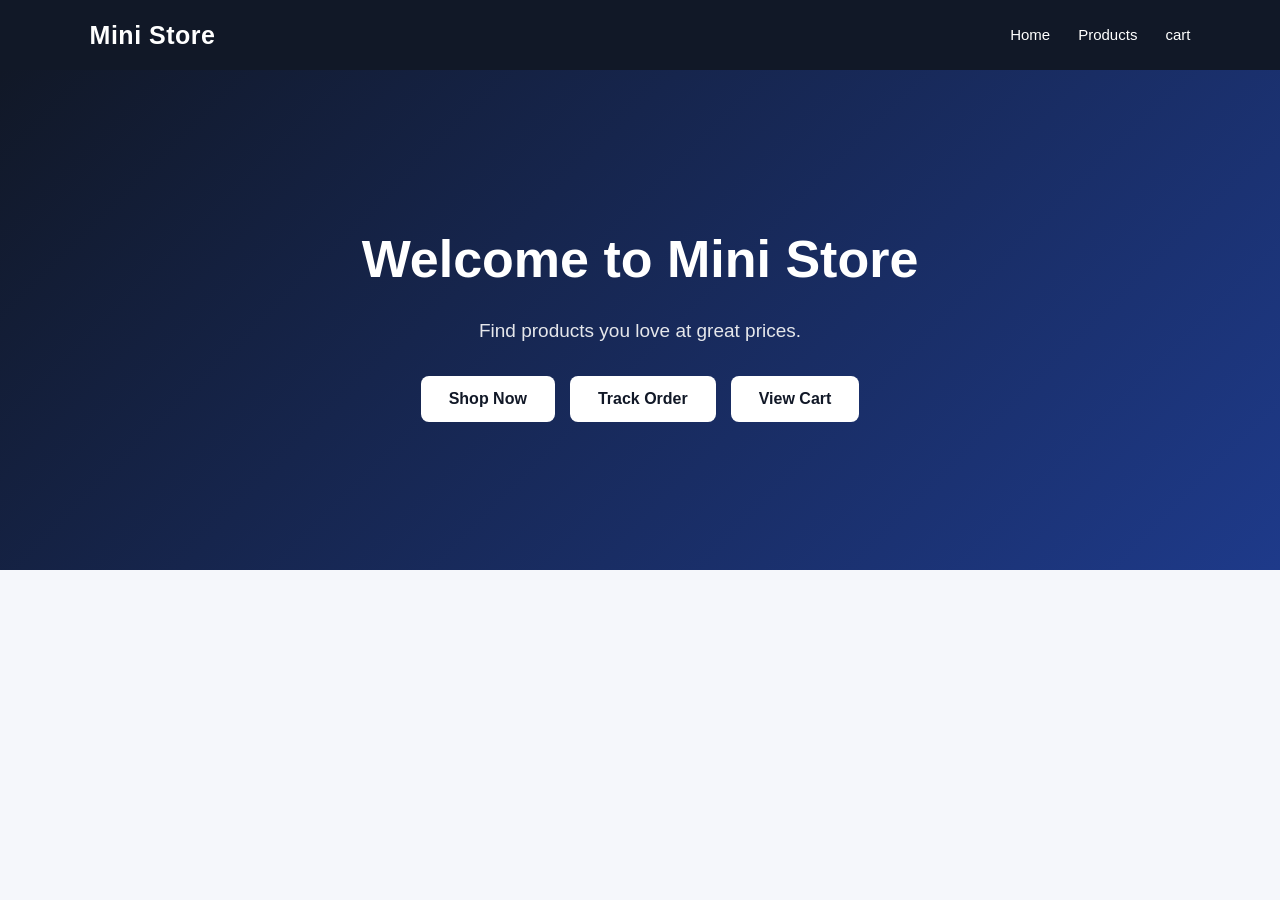
<file: frontend/index.html>
<!DOCTYPE html>
<html lang="en">
<head>
    <meta charset="UTF-8">
    <meta name="viewport" content="width=device-width, initial-scale=1.0">
    <title>MINI STORE</title>
    <link rel="stylesheet" href="css/style.css">
</head>
<body>
<nav>
    <div class="logo">Mini Store</div>

    <div class="nav-links">
        <a href="index.html">Home</a>
        <a href="products.html">Products</a>
        <a href="cart.html">cart</a>
        
    </div>
</nav>

<section class="hero">

    <h1>Welcome to Mini Store</h1>

    <p>Find products you love at great prices.</p>

    <div class="hero-buttons">

        <button onclick="window.location.href='products.html'">
            Shop Now
        </button>

        <button onclick="window.location.href='track-order.html'">
            Track Order
        </button>

        <button onclick="window.location.href='cart.html'">
            View Cart
        </button>

    </div>

</section>
</body>
</html>
</file>
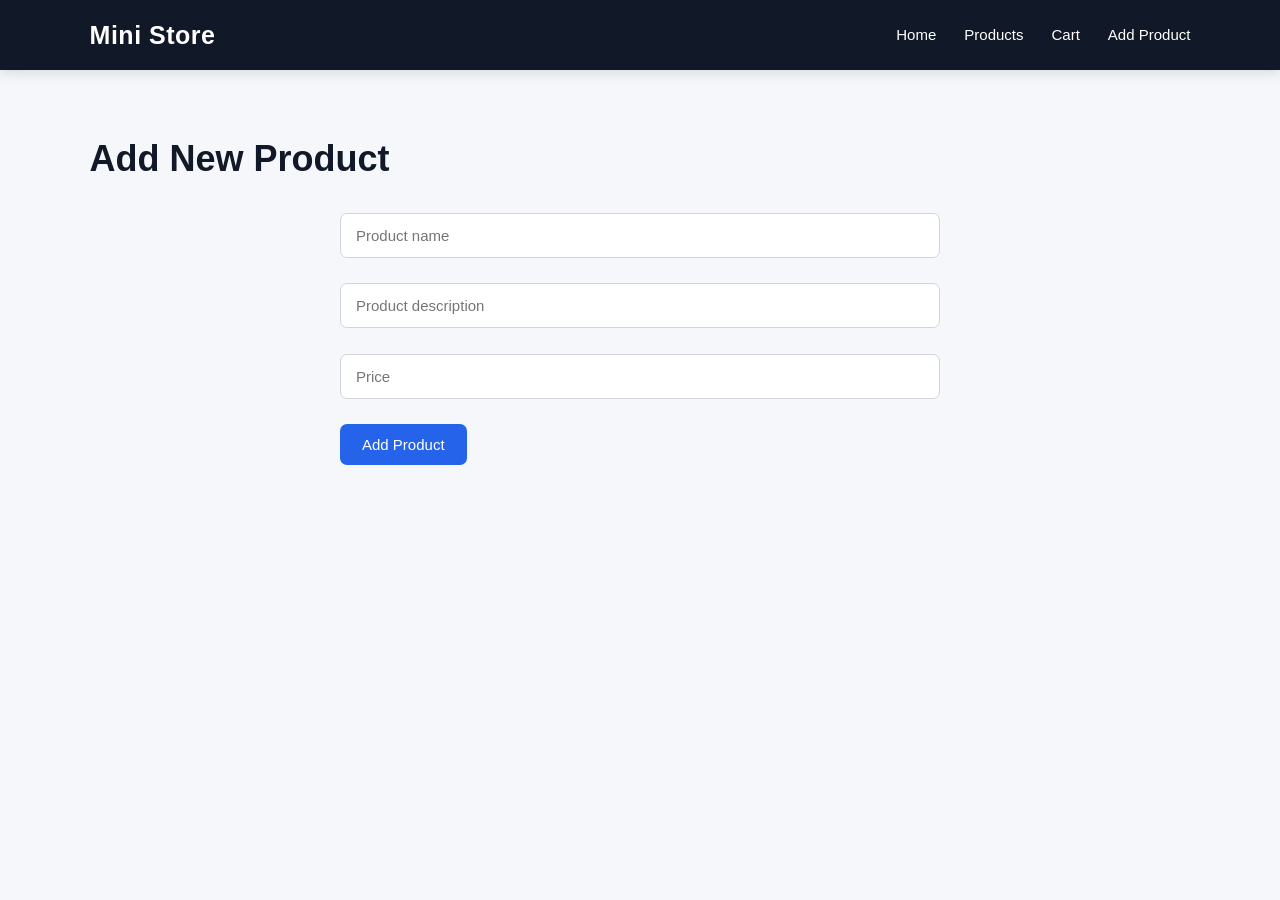
<file: frontend/add-product.html>
<!DOCTYPE html>
<html>

<head>
    <title>Add Product - Mini Store</title>
    <link rel="stylesheet" href="css/style.css">
</head>

<body>

    <nav>
        <div class="logo">Mini Store</div>

        <div class="nav-links">
            <a href="index.html">Home</a>
            <a href="products.html">Products</a>
            <a href="cart.html">Cart</a>
            <a href="add-product.html">Add Product</a>
        </div>
    </nav>

    <section class="products-section">

        <h1>Add New Product</h1>

        <form id="product-form">

            <input
                type="text"
                id="name"
                placeholder="Product name"
                required
            >

            <br><br>

            <input
                type="text"
                id="description"
                placeholder="Product description"
                required
            >

            <br><br>

            <input
                type="number"
                id="price"
                placeholder="Price"
                required
            >

            <br><br>

            <button type="submit">Add Product</button>

        </form>

        <p id="message"></p>

    </section>

    <script src="js/app.js"></script>

</body>

</html>
</file>
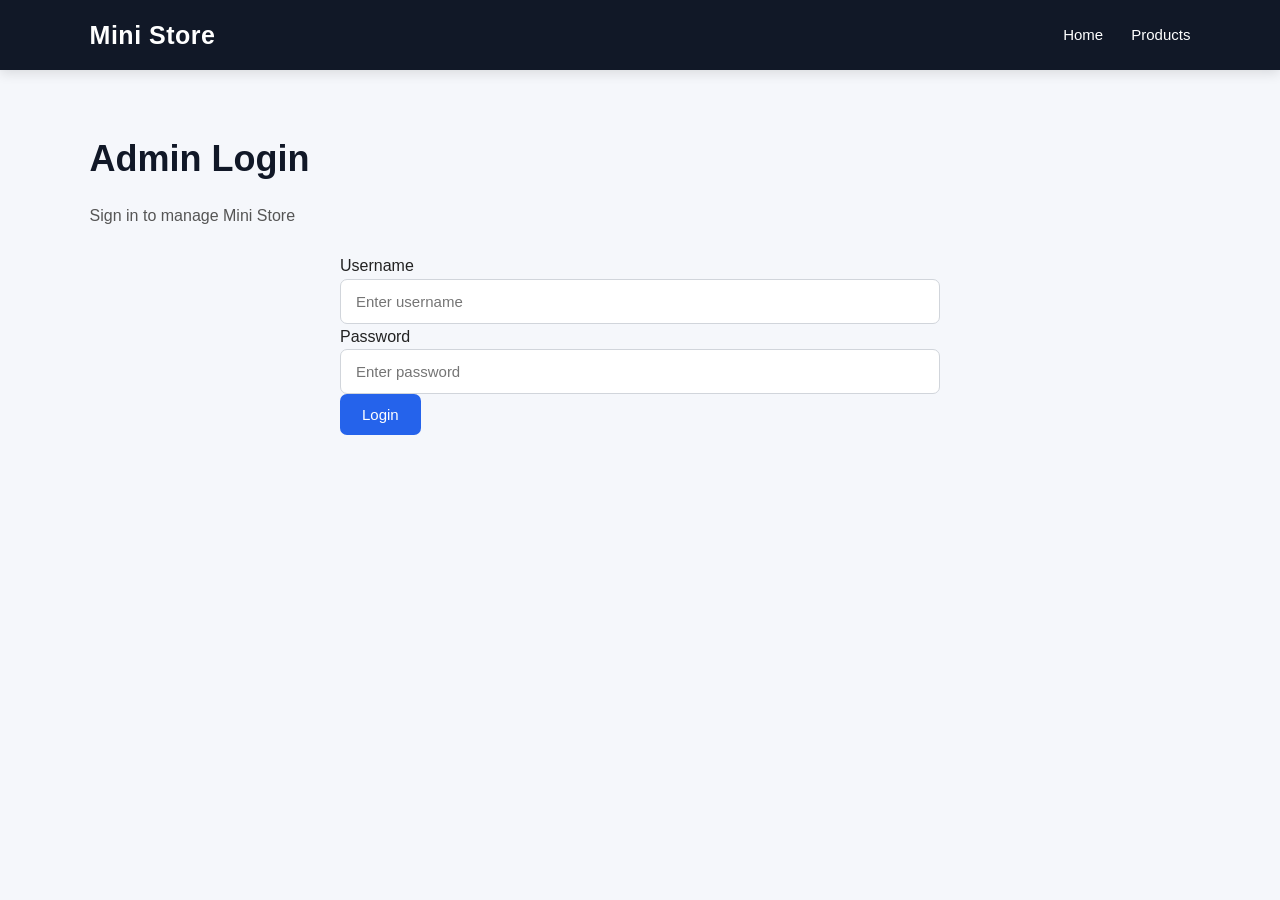
<file: frontend/admin-login.html>
<!DOCTYPE html>
<html>

<head>

    <title>Admin Login - Mini Store</title>

    <link
        rel="stylesheet"
        href="css/style.css"
    >

</head>

<body>

    <nav>

        <div class="logo">
            Mini Store
        </div>

        <div class="nav-links">

            <a href="index.html">
                Home
            </a>

            <a href="products.html">
                Products
            </a>

        </div>

    </nav>


    <section class="admin-login-section">

        <div class="admin-login-card">

            <h1>
                Admin Login
            </h1>

            <p>
                Sign in to manage Mini Store
            </p>


            <form id="admin-login-form">

                <label>
                    Username
                </label>

                <input
                    type="text"
                    id="admin-username"
                    placeholder="Enter username"
                    required
                >


                <label>
                    Password
                </label>

                <input
                    type="password"
                    id="admin-password"
                    placeholder="Enter password"
                    required
                >


                <button type="submit">
                    Login
                </button>

            </form>


            <p id="admin-login-message"></p>

        </div>

    </section>


    <script src="js/app.js"></script>

</body>

</html>
</file>
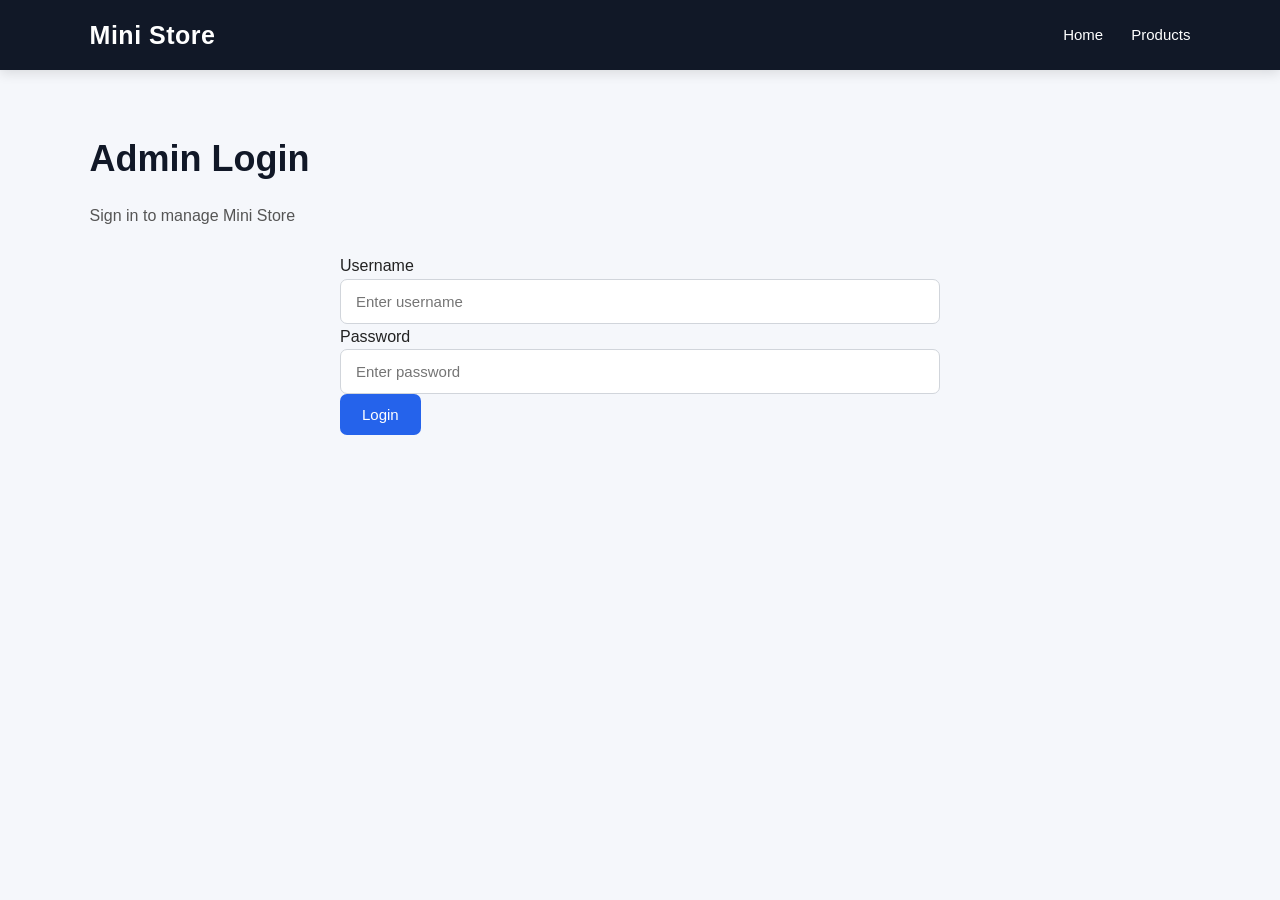
<file: frontend/admin-messages.html>
<!DOCTYPE html>
<html>

<head>
    <title>Customer Messages - Mini Store</title>
    <link rel="stylesheet" href="css/style.css">
</head>

<body>

    <script>

    const adminToken =
        localStorage.getItem("adminToken");

    if (!adminToken) {

        window.location.href =
            "admin-login.html";
    }

</script>

    <nav>

        <div class="logo">
            Mini Store Admin
        </div>

        <div class="nav-links">

            <a href="index.html">Store</a>

            <a href="products.html">Products</a>

            <a href="admin-orders.html">Orders</a>

            <a href="admin-messages.html">Messages</a>

        </div>

    </nav>

    <section class="admin-section">

        <div class="admin-header">

            <div>

                <h1>Customer Messages</h1>

                <p>
                    View messages and inquiries from your customers.
                </p>

            </div>

            <button onclick="loadCustomerMessages()">
                Refresh Messages
            </button>

        </div>

        <div id="messages-container">

            <p class="loading-orders">
                Loading customer messages...
            </p>

        </div>

    </section>

    <script src="js/app.js"></script>
    <script>
    loadCustomerMessages();
</script>

</body>

</html>
</file>
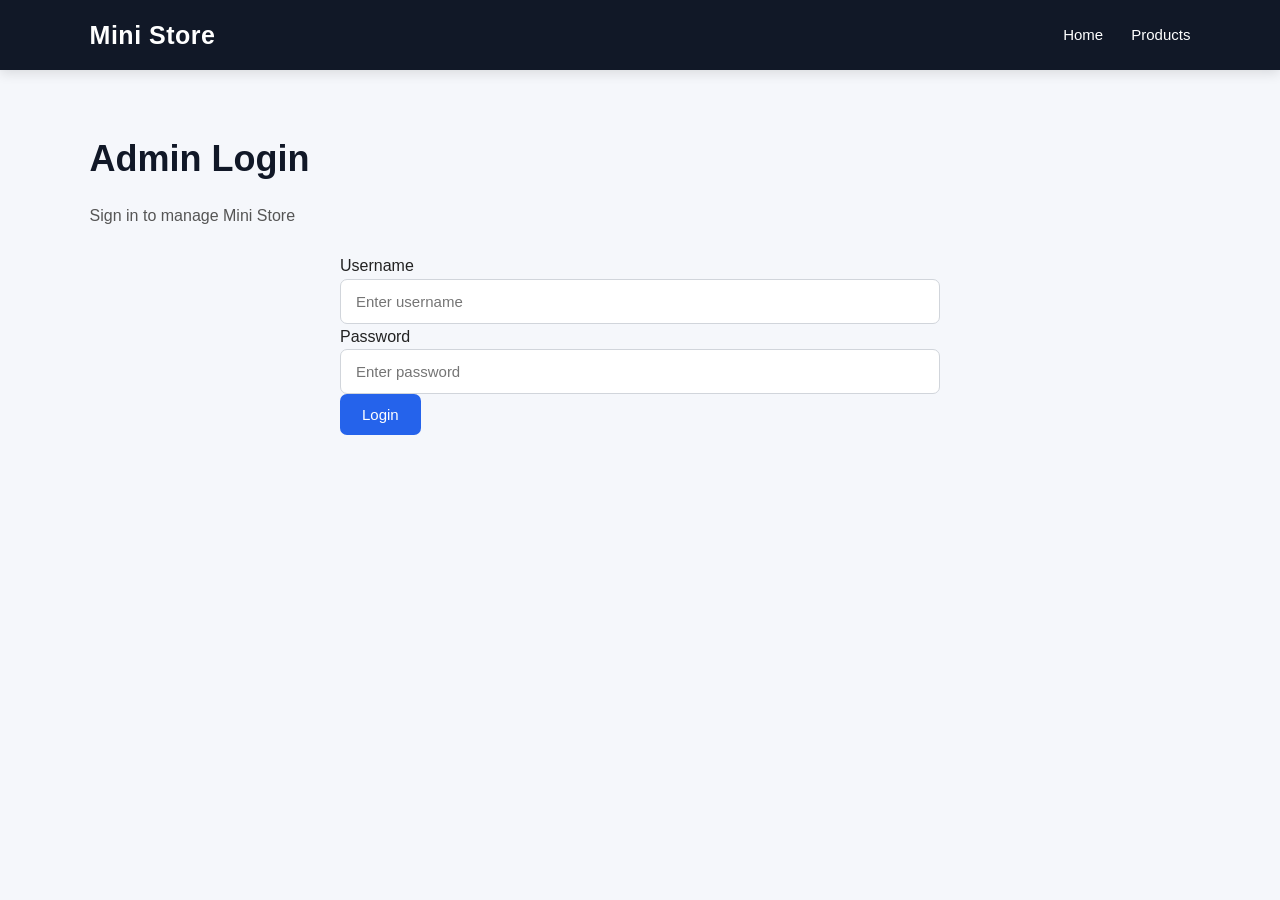
<file: frontend/admin-orders.html>
<!DOCTYPE html>
<html>

<head>
    <title>Admin Orders - Mini Store</title>
    <link rel="stylesheet" href="css/style.css">
</head>

<body>

    <script>

        const adminToken =
            localStorage.getItem("adminToken");

        if (!adminToken) {

            window.location.href =
                "admin-login.html";
        }

    </script>


    <nav>

        <div class="logo">
            Mini Store Admin
        </div>

        <div class="nav-links">

            <a href="index.html">Store</a>

            <a href="products.html">Products</a>

            <a href="admin-orders.html">Orders</a>

        </div>

    </nav>


    <section class="admin-section">

        <div class="admin-header">

            <div>

                <h1>
                    Orders Dashboard
                </h1>

                <p>
                    Manage and monitor customer orders.
                </p>

            </div>

            <button onclick="loadOrders()">
                Refresh Orders
            </button>

        </div>


        <div class="admin-stats">

            <div class="stat-card">

                <span>
                    Total Orders
                </span>

                <strong id="total-orders">
                    0
                </strong>

            </div>


            <div class="stat-card">

                <span>
                    Pending
                </span>

                <strong id="pending-orders">
                    0
                </strong>

            </div>


            <div class="stat-card">

                <span>
                    Processing
                </span>

                <strong id="processing-orders">
                    0
                </strong>

            </div>


            <div class="stat-card">

                <span>
                    Delivered
                </span>

                <strong id="delivered-orders">
                    0
                </strong>

            </div>

        </div>


        <div id="orders-container">

            <p class="loading-orders">
                Loading orders...
            </p>

        </div>

    </section>


    <script src="js/app.js"></script>

</body>

</html>
</file>
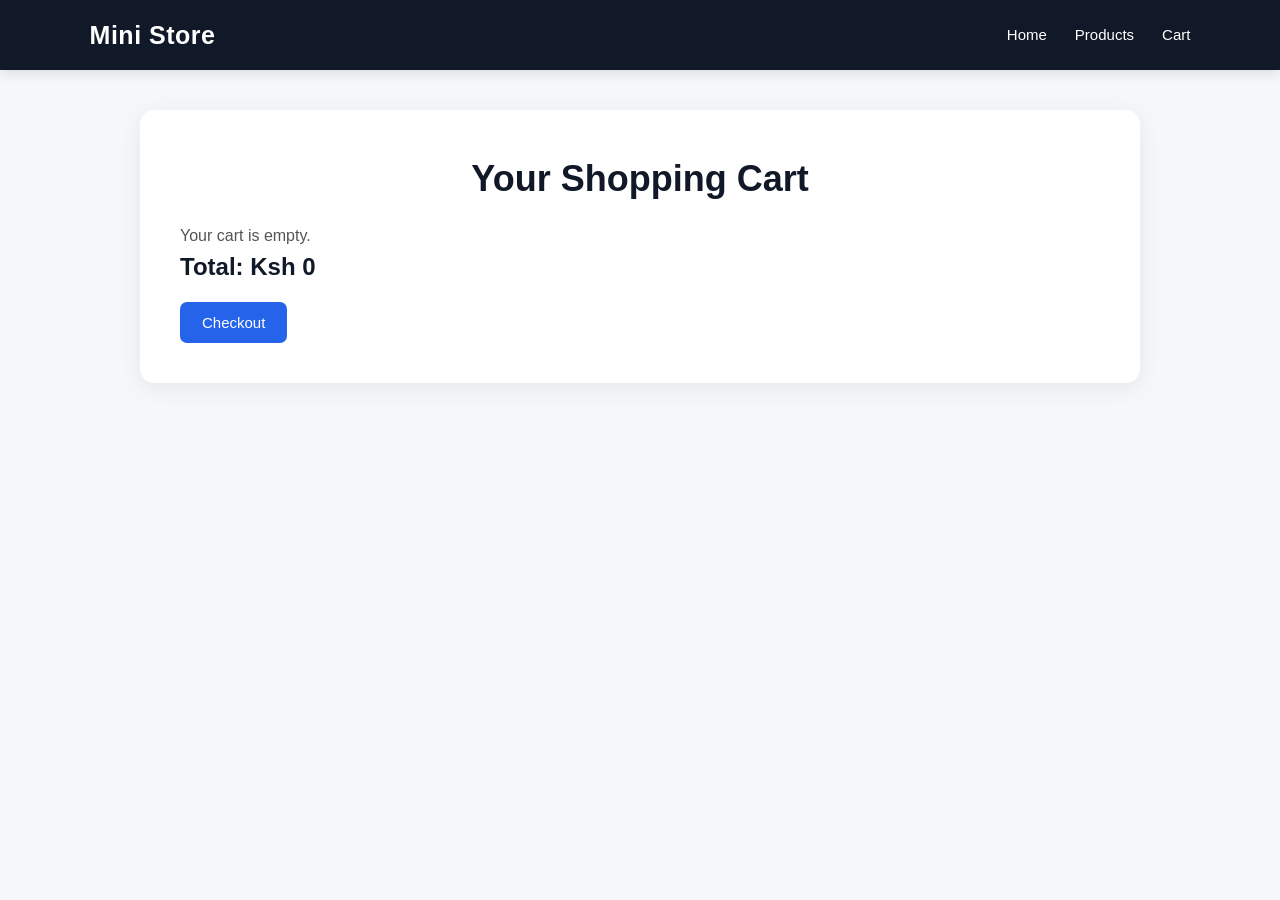
<file: frontend/cart.html>
<!DOCTYPE html>
<html>
<head>
    <title>Cart - Mini Store</title>
    <link rel="stylesheet" href="css/style.css">
</head>

<body>

    <nav>
        <div class="logo">Mini Store</div>

        <div class="nav-links">
            <a href="index.html">Home</a>
            <a href="products.html">Products</a>
            <a href="cart.html">Cart</a>
        </div>
    </nav>

    <section class="cart-section">

        <h1>Your Shopping Cart</h1>

        <div id="cart-items">
            <p>Your cart is empty.</p>
        </div>

        <h2 id="cart-total">Total: Ksh 0</h2>

       <button onclick="window.location.href='checkout.html'">
    Checkout
</button>

    </section>
<script src="js/app.js"></script>
</body>
</html>
</file>
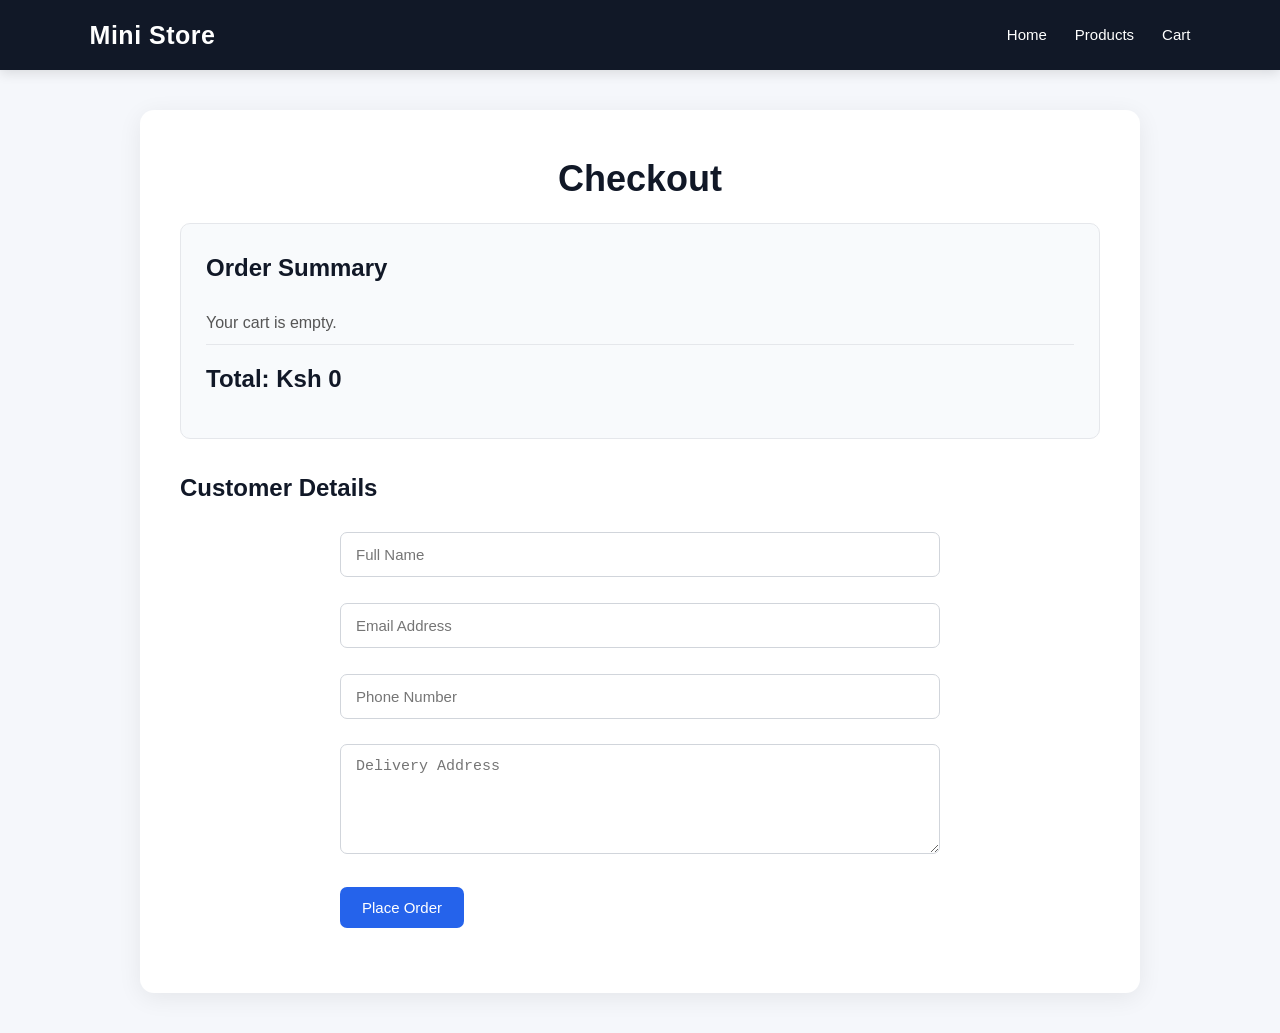
<file: frontend/checkout.html>
<!DOCTYPE html>
<html>

<head>
    <title>Checkout - Mini Store</title>
    <link rel="stylesheet" href="css/style.css">
</head>

<body>

    <nav>
        <div class="logo">Mini Store</div>

        <div class="nav-links">
            <a href="index.html">Home</a>
            <a href="products.html">Products</a>
            <a href="cart.html">Cart</a>
        </div>
    </nav>

    <section class="cart-section">

        <h1>Checkout</h1>

        <!-- ORDER SUMMARY -->

        <div id="checkout-summary">

            <h2>Order Summary</h2>

            <div id="checkout-items">
                <p>Loading order...</p>
            </div>

            <h2 id="checkout-total">
                Total: Ksh 0
            </h2>

        </div>


        <!-- CUSTOMER DETAILS -->

        <h2>Customer Details</h2>

        <form id="checkout-form">

            <input
                type="text"
                id="customer-name"
                placeholder="Full Name"
                required
            >

            <br><br>

            <input
                type="email"
                id="customer-email"
                placeholder="Email Address"
                required
            >

            <br><br>

            <input
                type="text"
                id="customer-phone"
                placeholder="Phone Number"
                required
            >

            <br><br>

            <textarea
                id="customer-address"
                placeholder="Delivery Address"
                required
            ></textarea>

            <br><br>

            <button type="submit">
                Place Order
            </button>

        </form>

        <p id="checkout-message"></p>

    </section>

    <script src="js/app.js"></script>

</body>

</html>
</file>
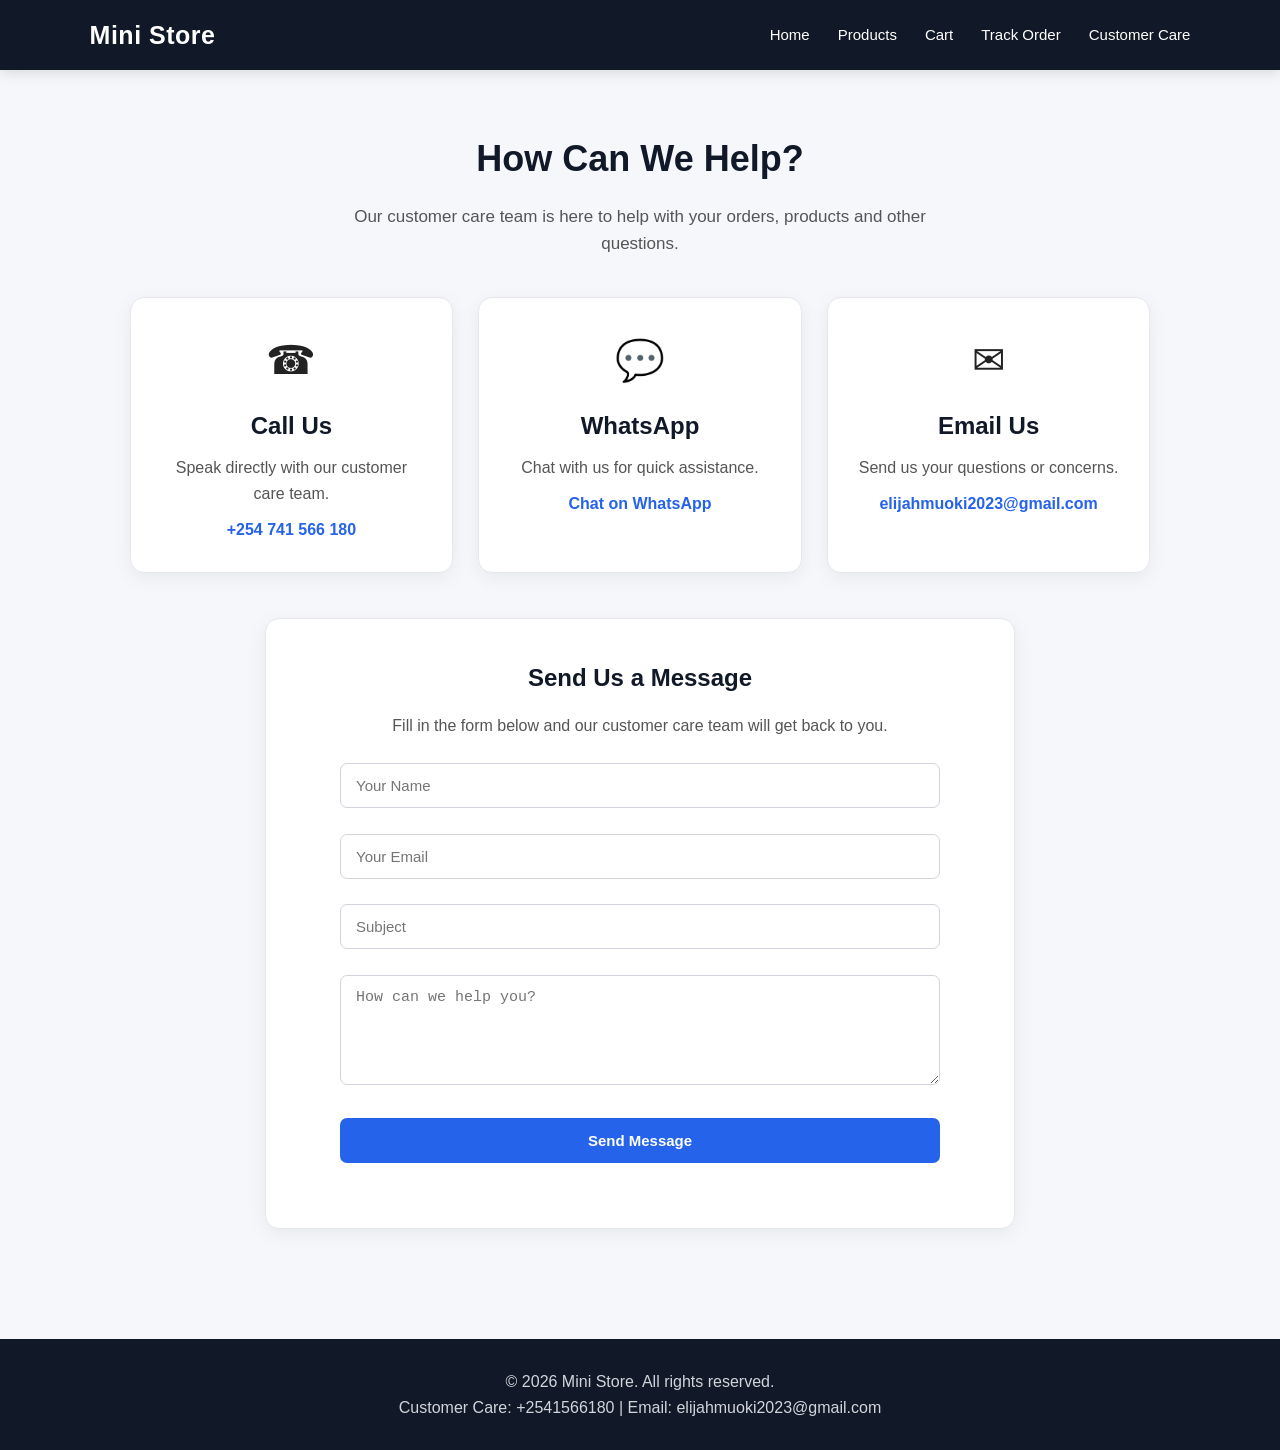
<file: frontend/contact.html>
<!DOCTYPE html>
<html>

<head>
    <title>Contact & Customer Care - Mini Store</title>
    <link rel="stylesheet" href="css/style.css">
</head>

<body>

    <nav>

        <div class="logo">
            Mini Store
        </div>

        <div class="nav-links">
            <a href="index.html">Home</a>
            <a href="products.html">Products</a>
            <a href="cart.html">Cart</a>
            <a href="track-order.html">Track Order</a>
            <a href="contact.html">Customer Care</a>
        </div>

    </nav>

    <section class="contact-section">

        <div class="contact-header">

            <h1>How Can We Help?</h1>

            <p>
                Our customer care team is here to help
                with your orders, products and other questions.
            </p>

        </div>

        <div class="contact-grid">

            <!-- Phone -->

            <div class="contact-card">

                <div class="contact-icon">
                    ☎
                </div>

                <h2>Call Us</h2>

                <p>
                    Speak directly with our customer care team.
                </p>

                <a href="tel:+254741566180">
                    +254 741 566 180
                </a>

            </div>


            <!-- WhatsApp -->

            <div class="contact-card">

                <div class="contact-icon">
                    💬
                </div>

                <h2>WhatsApp</h2>

                <p>
                    Chat with us for quick assistance.
                </p>

                <a
                    href="https://wa.me/254741566180"
                    target="_blank"
                >
                    Chat on WhatsApp
                </a>

            </div>


            <!-- Email -->

            <div class="contact-card">

                <div class="contact-icon">
                    ✉
                </div>

                <h2>Email Us</h2>

                <p>
                    Send us your questions or concerns.
                </p>

                <a href="mailto:elijahmuoki2023@gmail.com">
                    elijahmuoki2023@gmail.com
                </a>

            </div>

        </div>


        <!-- Contact Form -->

        <div class="contact-form-container">

            <h2>Send Us a Message</h2>

            <p>
                Fill in the form below and our customer
                care team will get back to you.
            </p>

            <form id="contact-form">

                <input
                    type="text"
                    id="contact-name"
                    placeholder="Your Name"
                    required
                >

                <br><br>

                <input
                    type="email"
                    id="contact-email"
                    placeholder="Your Email"
                    required
                >

                <br><br>

                <input
                    type="text"
                    id="contact-subject"
                    placeholder="Subject"
                    required
                >

                <br><br>

                <textarea
                    id="contact-message"
                    placeholder="How can we help you?"
                    required
                ></textarea>

                <br><br>

                <button type="submit">
                    Send Message
                </button>

            </form>

            <p id="contact-response"></p>

        </div>

    </section>

    <footer>

        <p>
            © 2026 Mini Store. All rights reserved.
        </p>

        <p>
            Customer Care: +2541566180 | Email: elijahmuoki2023@gmail.com
        </p>

    </footer>

    <script src="js/app.js"></script>

</body>

</html>
</file>
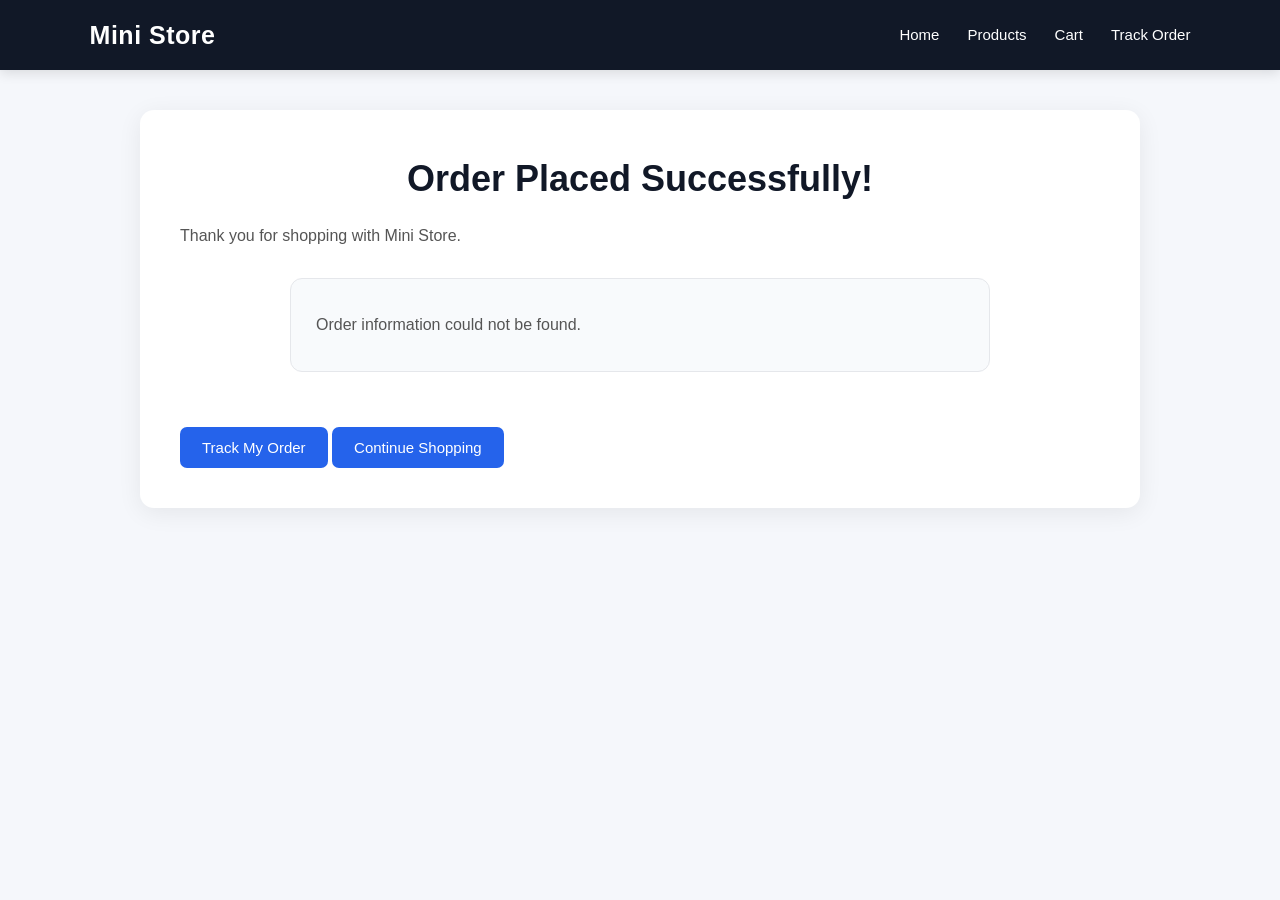
<file: frontend/order-confirmation.html>
<!DOCTYPE html>
<html>

<head>
    <title>Order Confirmation - Mini Store</title>
    <link rel="stylesheet" href="css/style.css">
</head>

<body>

    <nav>
        <div class="logo">Mini Store</div>

        <div class="nav-links">
            <a href="index.html">Home</a>
            <a href="products.html">Products</a>
            <a href="cart.html">Cart</a>
            <a href="track-order.html">Track Order</a>
        </div>
    </nav>

    <section class="cart-section">

        <h1>Order Placed Successfully!</h1>

        <p>Thank you for shopping with Mini Store.</p>

        <div id="confirmation-details">

            <p>Loading order details...</p>

        </div>

        <br>

        <button onclick="window.location.href='track-order.html'">
            Track My Order
        </button>

        <button onclick="window.location.href='products.html'">
            Continue Shopping
        </button>

    </section>

    <script src="js/app.js"></script>

</body>

</html>
</file>
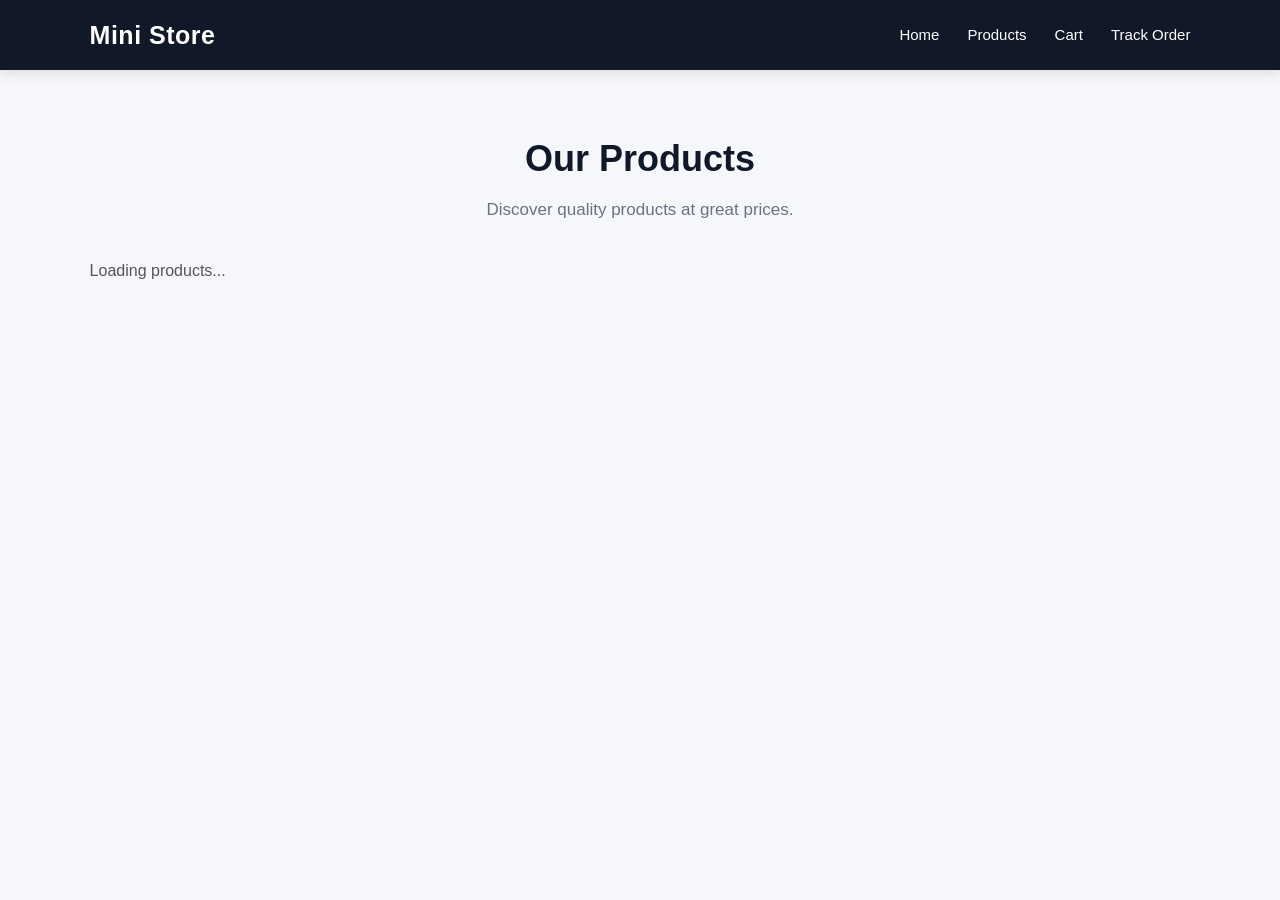
<file: frontend/products.html>
<!DOCTYPE html>
<html>

<head>
    <title>Products - Mini Store</title>
    <link rel="stylesheet" href="css/style.css">
</head>

<body>

    <nav>
        <div class="logo">Mini Store</div>

        <div class="nav-links">
            <a href="index.html">Home</a>
            <a href="products.html">Products</a>
            <a href="cart.html">Cart</a>
            <a href="track-order.html">Track Order</a>
        </div>
    </nav>

    <section class="products-section">

        <div class="products-header">

            <h1>Our Products</h1>

            <p>
                Discover quality products at great prices.
            </p>

        </div>

        <div id="products-container">

            <p>Loading products...</p>

        </div>

    </section>

    <script src="js/app.js"></script>

</body>

</html>
</file>
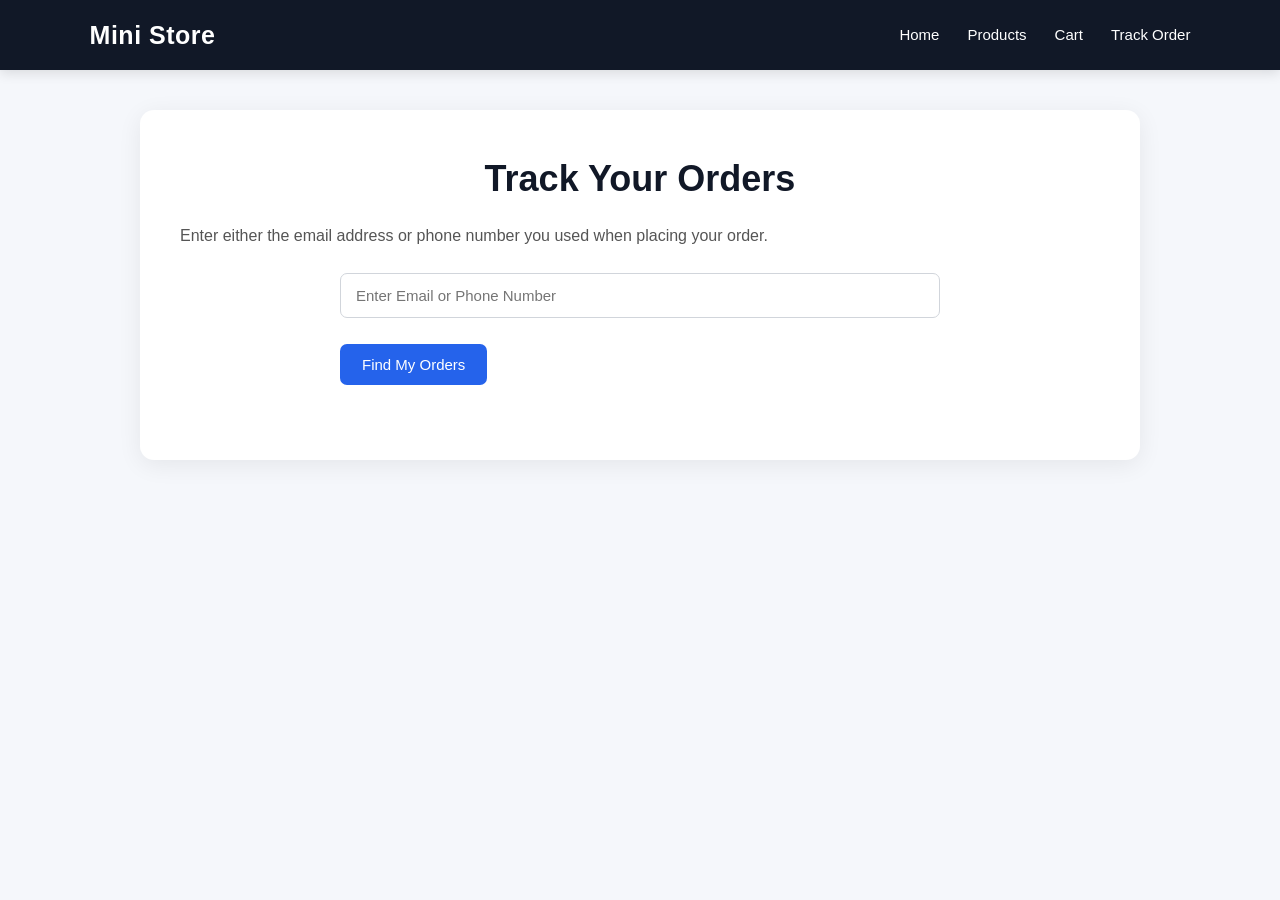
<file: frontend/track-order.html>
<!DOCTYPE html>
<html>

<head>
    <title>Track Order - Mini Store</title>
    <link rel="stylesheet" href="css/style.css">
</head>

<body>

    <nav>
        <div class="logo">Mini Store</div>

        <div class="nav-links">
            <a href="index.html">Home</a>
            <a href="products.html">Products</a>
            <a href="cart.html">Cart</a>
            <a href="track-order.html">Track Order</a>
        </div>
    </nav>

    <section class="cart-section">

        <h1>Track Your Orders</h1>

        <p>
            Enter either the email address or phone number
            you used when placing your order.
        </p>

        <form id="track-order-form">

            <input
                type="text"
                id="tracking-contact"
                placeholder="Enter Email or Phone Number"
                required
            >

            <br><br>

            <button type="submit">
                Find My Orders
            </button>

        </form>

        <div id="tracking-result"></div>

    </section>

    <script src="js/app.js"></script>

</body>

</html>
</file>
<file: frontend/css/style.css>
/* =========================================
   MINI STORE - MODERN E-COMMERCE DESIGN
========================================= */

* {
    box-sizing: border-box;
    margin: 0;
    padding: 0;
}

body {
    font-family: Arial, Helvetica, sans-serif;
    background: #f5f7fb;
    color: #222;
    line-height: 1.6;
}

/* =========================================
   NAVIGATION
========================================= */

nav {
    background: #111827;
    color: white;
    min-height: 70px;
    padding: 0 7%;
    display: flex;
    align-items: center;
    justify-content: space-between;
    box-shadow: 0 3px 12px rgba(0, 0, 0, 0.12);
}

.logo {
    font-size: 25px;
    font-weight: bold;
    letter-spacing: 0.5px;
}

.nav-links {
    display: flex;
    align-items: center;
    gap: 28px;
}

.nav-links a {
    color: white;
    text-decoration: none;
    font-size: 15px;
    transition: 0.3s;
}

.nav-links a:hover {
    color: #60a5fa;
}

/* =========================================
   GENERAL SECTIONS
========================================= */

section {
    padding: 60px 7%;
}

h1 {
    font-size: 36px;
    margin-bottom: 15px;
    color: #111827;
}

h2 {
    color: #111827;
    margin-bottom: 15px;
}

h3 {
    margin-top: 20px;
    margin-bottom: 10px;
}

p {
    color: #555;
}

/* =========================================
   HERO SECTION
========================================= */

.hero {
    min-height: 500px;
    display: flex;
    flex-direction: column;
    justify-content: center;
    align-items: center;
    text-align: center;

    background: linear-gradient(
        135deg,
        #111827,
        #1e3a8a
    );

    color: white;
}

.hero h1 {
    color: white;
    font-size: 52px;
    margin-bottom: 15px;
}

.hero p {
    color: #e5e7eb;
    font-size: 19px;
    max-width: 600px;
}

/* =========================================
   HERO BUTTONS
========================================= */

.hero-buttons {
    display: flex;
    justify-content: center;
    gap: 15px;
    margin-top: 30px;
    flex-wrap: wrap;
}

.hero-buttons button {
    padding: 14px 28px;
    font-size: 16px;
    cursor: pointer;
    border: none;
    border-radius: 8px;
    background: white;
    color: #111827;
    font-weight: bold;
    transition: 0.3s;
}

.hero-buttons button:hover {
    transform: translateY(-3px);
    box-shadow: 0 8px 20px rgba(0, 0, 0, 0.2);
}

/* =========================================
   BUTTONS
========================================= */

button {
    background: #2563eb;
    color: white;
    border: none;
    padding: 12px 22px;
    border-radius: 7px;
    font-size: 15px;
    cursor: pointer;
    transition: 0.3s;
}

button:hover {
    background: #1d4ed8;
    transform: translateY(-1px);
}

/* =========================================
   PRODUCTS
========================================= */

.products-section {
    max-width: 1300px;
    margin: auto;
}

#products-container {
    display: grid;
    grid-template-columns: repeat(
        auto-fit,
        minmax(240px, 1fr)
    );
    gap: 25px;
    margin-top: 30px;
}

/* =========================================
   PRODUCT CARDS
========================================= */

.product-card {
    background: white;
    border-radius: 12px;
    padding: 25px;
    box-shadow: 0 5px 20px rgba(0, 0, 0, 0.07);
    transition: 0.3s;
    border: 1px solid #e5e7eb;
}

.product-card:hover {
    transform: translateY(-5px);
    box-shadow: 0 12px 25px rgba(0, 0, 0, 0.12);
}

.product-card h2 {
    font-size: 21px;
}

.product-card p {
    margin-bottom: 10px;
}

.product-card button {
    margin-top: 10px;
}

/* =========================================
   CART
========================================= */

.cart-section {
    max-width: 1000px;
    margin: 40px auto;
    background: white;
    border-radius: 14px;
    padding: 40px;
    box-shadow: 0 5px 25px rgba(0, 0, 0, 0.07);
}

.cart-section h1 {
    text-align: center;
}

.cart-item {
    background: #f8fafc;
    border: 1px solid #e5e7eb;
    border-radius: 10px;
    padding: 20px;
    margin-bottom: 15px;
}

/* =========================================
   FORMS
========================================= */

form {
    max-width: 600px;
    margin: 25px auto;
}

input,
textarea,
select {
    width: 100%;
    padding: 13px 15px;
    border: 1px solid #d1d5db;
    border-radius: 7px;
    font-size: 15px;
    outline: none;
    background: white;
    transition: 0.3s;
}

input:focus,
textarea:focus,
select:focus {
    border-color: #2563eb;
    box-shadow: 0 0 0 3px rgba(37, 99, 235, 0.1);
}

textarea {
    min-height: 110px;
    resize: vertical;
}

/* =========================================
   CHECKOUT
========================================= */

#checkout-summary {
    background: #f8fafc;
    padding: 25px;
    border-radius: 10px;
    margin-bottom: 30px;
    border: 1px solid #e5e7eb;
}

#checkout-items {
    margin-bottom: 15px;
}

#checkout-items p {
    padding: 8px 0;
    border-bottom: 1px solid #e5e7eb;
}

/* =========================================
   ORDER TRACKING
========================================= */

#tracking-result {
    margin-top: 35px;
}

#tracking-result .product-card {
    max-width: 850px;
    margin: 20px auto;
}

#tracking-result > h2 {
    text-align: center;
    margin-bottom: 25px;
}

/* =========================================
   ORDER PROGRESS
========================================= */

.order-progress {
    display: flex;
    align-items: center;
    justify-content: center;
    margin: 35px 0;
    gap: 10px;
}

.status-step {
    text-align: center;
    min-width: 70px;
}

.status-step span {
    display: flex;
    align-items: center;
    justify-content: center;

    width: 42px;
    height: 42px;

    margin: auto;

    border-radius: 50%;
    border: 2px solid #d1d5db;

    background: white;
    color: #777;
    font-weight: bold;
}

.status-step.active span {
    background: #2563eb;
    border-color: #2563eb;
    color: white;
}

.status-step p {
    margin-top: 7px;
    font-size: 13px;
}

.status-line {
    width: 60px;
    height: 3px;
    background: #d1d5db;
}

/* =========================================
   ORDER LIST
========================================= */

#tracking-result .product-card h2 {
    margin-bottom: 10px;
}

#tracking-result .product-card button {
    margin-top: 12px;
}

/* =========================================
   ADMIN ORDERS
========================================= */

.order-card {
    background: white;
    border-radius: 12px;
    padding: 25px;
    margin-bottom: 20px;
    box-shadow: 0 5px 20px rgba(0, 0, 0, 0.07);
    border: 1px solid #e5e7eb;
}

.order-card h2 {
    margin-bottom: 10px;
}

.order-card p {
    margin: 5px 0;
}

/* =========================================
   SUCCESS MESSAGE
========================================= */

#checkout-message {
    text-align: center;
    font-weight: bold;
    margin-top: 20px;
}

/* =========================================
   CONFIRMATION PAGE
========================================= */

#confirmation-details {
    background: #f8fafc;
    border-radius: 12px;
    padding: 25px;
    margin: 30px auto;
    max-width: 700px;
    border: 1px solid #e5e7eb;
}

#confirmation-details p {
    margin: 8px 0;
}

/* =========================================
   FOOTER
========================================= */

footer {
    background: #111827;
    color: white;
    text-align: center;
    padding: 30px;
    margin-top: 50px;
}

footer p {
    color: #d1d5db;
}

/* =========================================
   MOBILE RESPONSIVENESS
========================================= */

@media (max-width: 768px) {

    nav {
        padding: 15px 5%;
        flex-direction: column;
        gap: 15px;
    }

    .nav-links {
        gap: 15px;
        flex-wrap: wrap;
        justify-content: center;
    }

    .hero {
        min-height: 450px;
        padding: 40px 20px;
    }

    .hero h1 {
        font-size: 38px;
    }

    .hero p {
        font-size: 16px;
    }

    section {
        padding: 40px 5%;
    }

    .cart-section {
        margin: 20px 5%;
        padding: 25px 20px;
    }

    h1 {
        font-size: 30px;
    }

    .order-progress {
        gap: 4px;
    }

    .status-line {
        width: 25px;
    }

    .status-step {
        min-width: 55px;
    }

    .status-step span {
        width: 35px;
        height: 35px;
    }

    .status-step p {
        font-size: 11px;
    }
}

@media (max-width: 480px) {

    .hero h1 {
        font-size: 32px;
    }

    .hero-buttons {
        flex-direction: column;
        width: 100%;
        max-width: 280px;
    }

    .hero-buttons button {
        width: 100%;
    }

    .order-progress {
        transform: scale(0.9);
    }
}


/* =========================================
   PRODUCTS PAGE
========================================= */

.products-section {
    max-width: 1300px;
    margin: auto;
}

.products-header {
    text-align: center;
    margin-bottom: 35px;
}

.products-header h1 {
    margin-bottom: 8px;
}

.products-header p {
    font-size: 17px;
    color: #6b7280;
}

/* Product grid */

#products-container {
    display: grid;
    grid-template-columns: repeat(
        auto-fit,
        minmax(250px, 1fr)
    );
    gap: 28px;
}

#products-container .product-card {
    position: relative;
    overflow: hidden;
    padding: 0 0 25px 0;
    text-align: center;
    display: flex;
    flex-direction: column;
    align-items: center;
}

/* Product image area */

.product-image {
    width: 100%;
    height: 210px;
    background: #eef2ff;

    display: flex;
    align-items: center;
    justify-content: center;

    font-size: 70px;
}

/* Product information */

.product-info {
    padding: 20px 22px 0;
}

.product-info h2 {
    font-size: 20px;
    margin-bottom: 8px;
}

.product-info p {
    font-size: 14px;
    margin-bottom: 12px;
}

.product-price {
    font-size: 21px;
    font-weight: bold;
    color: #2563eb;
    margin-bottom: 15px;
}

.product-info button {
    width: 100%;
    padding: 13px;
    font-weight: bold;
}

/* Product badge */

.product-badge {
    position: absolute;
    top: 15px;
    left: 15px;

    background: #111827;
    color: white;

    padding: 5px 10px;
    border-radius: 20px;

    font-size: 12px;
    font-weight: bold;
}

/* =========================================
   ADMIN ORDERS DASHBOARD
========================================= */

.admin-section {
    max-width: 1300px;
    margin: auto;
    padding: 50px 7%;
}

.admin-header {
    display: flex;
    justify-content: space-between;
    align-items: center;
    margin-bottom: 35px;
}

.admin-header h1 {
    margin-bottom: 5px;
}

.admin-header p {
    color: #6b7280;
}

/* Dashboard statistics */

.admin-stats {
    display: grid;
    grid-template-columns: repeat(
        auto-fit,
        minmax(200px, 1fr)
    );
    gap: 20px;
    margin-bottom: 35px;
}

.stat-card {
    background: white;
    padding: 25px;
    border-radius: 12px;
    border: 1px solid #e5e7eb;
    box-shadow: 0 5px 18px rgba(0, 0, 0, 0.06);
}

.stat-card span {
    display: block;
    color: #6b7280;
    font-size: 14px;
    margin-bottom: 8px;
}

.stat-card strong {
    font-size: 30px;
    color: #111827;
}

/* Order cards */

#orders-container {
    display: grid;
    gap: 20px;
}

.order-card {
    background: white;
    border-radius: 12px;
    padding: 25px;
    border: 1px solid #e5e7eb;
    box-shadow: 0 5px 18px rgba(0, 0, 0, 0.06);
}

.order-card-header {
    display: flex;
    justify-content: space-between;
    align-items: center;
    gap: 15px;
    margin-bottom: 20px;
}

.order-card-header h2 {
    margin: 0;
}

/* Status badge */

.order-status {
    display: inline-block;
    padding: 6px 12px;
    border-radius: 20px;
    font-size: 13px;
    font-weight: bold;
    background: #eef2ff;
}

/* Order information */

.order-details {
    display: grid;
    grid-template-columns: repeat(
        auto-fit,
        minmax(200px, 1fr)
    );
    gap: 15px;
    margin-bottom: 20px;
}

.order-detail {
    background: #f8fafc;
    padding: 12px;
    border-radius: 8px;
}

.order-detail span {
    display: block;
    font-size: 12px;
    color: #6b7280;
    margin-bottom: 3px;
}

.order-detail strong {
    color: #111827;
}

/* Order products */

.order-products {
    border-top: 1px solid #e5e7eb;
    padding-top: 20px;
}

.order-products h3 {
    margin-top: 0;
}

.order-product {
    display: flex;
    justify-content: space-between;
    padding: 10px 0;
    border-bottom: 1px solid #f1f5f9;
}

/* Order total */

.order-total {
    text-align: right;
    font-size: 20px;
    font-weight: bold;
    margin-top: 18px;
}

/* Loading */

.loading-orders {
    text-align: center;
    padding: 40px;
    color: #6b7280;
}

/* Mobile */

@media (max-width: 700px) {

    .admin-section {
        padding: 35px 5%;
    }

    .admin-header {
        flex-direction: column;
        align-items: flex-start;
        gap: 15px;
    }

    .order-card-header {
        flex-direction: column;
        align-items: flex-start;
    }

    .order-product {
        flex-direction: column;
        gap: 5px;
    }
}

/* =========================================
   ADMIN ORDER ACTIONS
========================================= */

.order-actions {
    margin-top: 25px;
    padding-top: 20px;
    border-top: 1px solid #e5e7eb;

    display: flex;
    align-items: center;
    gap: 15px;
}

.order-actions label {
    font-weight: bold;
    color: #374151;
}

.order-actions select {
    max-width: 200px;
}

/* Status colors */

.order-status {
    background: #f3f4f6;
    color: #374151;
}

.order-card:has(.order-status) {
    transition: 0.2s;
}

@media (max-width: 600px) {

    .order-actions {
        flex-direction: column;
        align-items: flex-start;
    }

    .order-actions select {
        max-width: none;
    }
}


/* =========================================
   CONTACT & CUSTOMER CARE
========================================= */

.contact-section {
    max-width: 1200px;
    margin: auto;
}

.contact-header {
    text-align: center;
    margin-bottom: 40px;
}

.contact-header p {
    max-width: 650px;
    margin: auto;
    font-size: 17px;
}

.contact-grid {
    display: grid;
    grid-template-columns: repeat(
        auto-fit,
        minmax(250px, 1fr)
    );
    gap: 25px;
    margin-bottom: 45px;
}

.contact-card {
    background: white;
    padding: 30px;
    border-radius: 14px;
    text-align: center;
    border: 1px solid #e5e7eb;
    box-shadow: 0 5px 20px rgba(0, 0, 0, 0.06);
    transition: 0.3s;
}

.contact-card:hover {
    transform: translateY(-5px);
    box-shadow: 0 12px 25px rgba(0, 0, 0, 0.1);
}

.contact-icon {
    font-size: 40px;
    margin-bottom: 15px;
}

.contact-card h2 {
    margin-bottom: 10px;
}

.contact-card a {
    display: inline-block;
    margin-top: 10px;
    color: #2563eb;
    font-weight: bold;
    text-decoration: none;
}

.contact-card a:hover {
    text-decoration: underline;
}

.contact-form-container {
    background: white;
    max-width: 750px;
    margin: auto;
    padding: 40px;
    border-radius: 14px;
    border: 1px solid #e5e7eb;
    box-shadow: 0 5px 20px rgba(0, 0, 0, 0.06);
}

.contact-form-container h2 {
    text-align: center;
}

.contact-form-container > p {
    text-align: center;
    margin-bottom: 25px;
}

#contact-form button {
    width: 100%;
    padding: 14px;
    font-weight: bold;
}

#contact-response {
    text-align: center;
    margin-top: 20px;
    font-weight: bold;
}











#products-container .product-image {
    width: 100%;
    height: 210px;
    background: #eef2ff;
    display: flex;
    align-items: center;
    justify-content: center;
    font-size: 70px;
}

#products-container .product-card h2 {
    width: 100%;
    margin-top: 20px;
    text-align: center;
}

#products-container .product-card p {
    width: 90%;
    text-align: center;
}

#products-container .product-card h3 {
    width: 100%;
    text-align: center;
    color: #2563eb;
}

#products-container .product-card button {
    width: 80%;
    margin-top: 10px;
}
</file>
